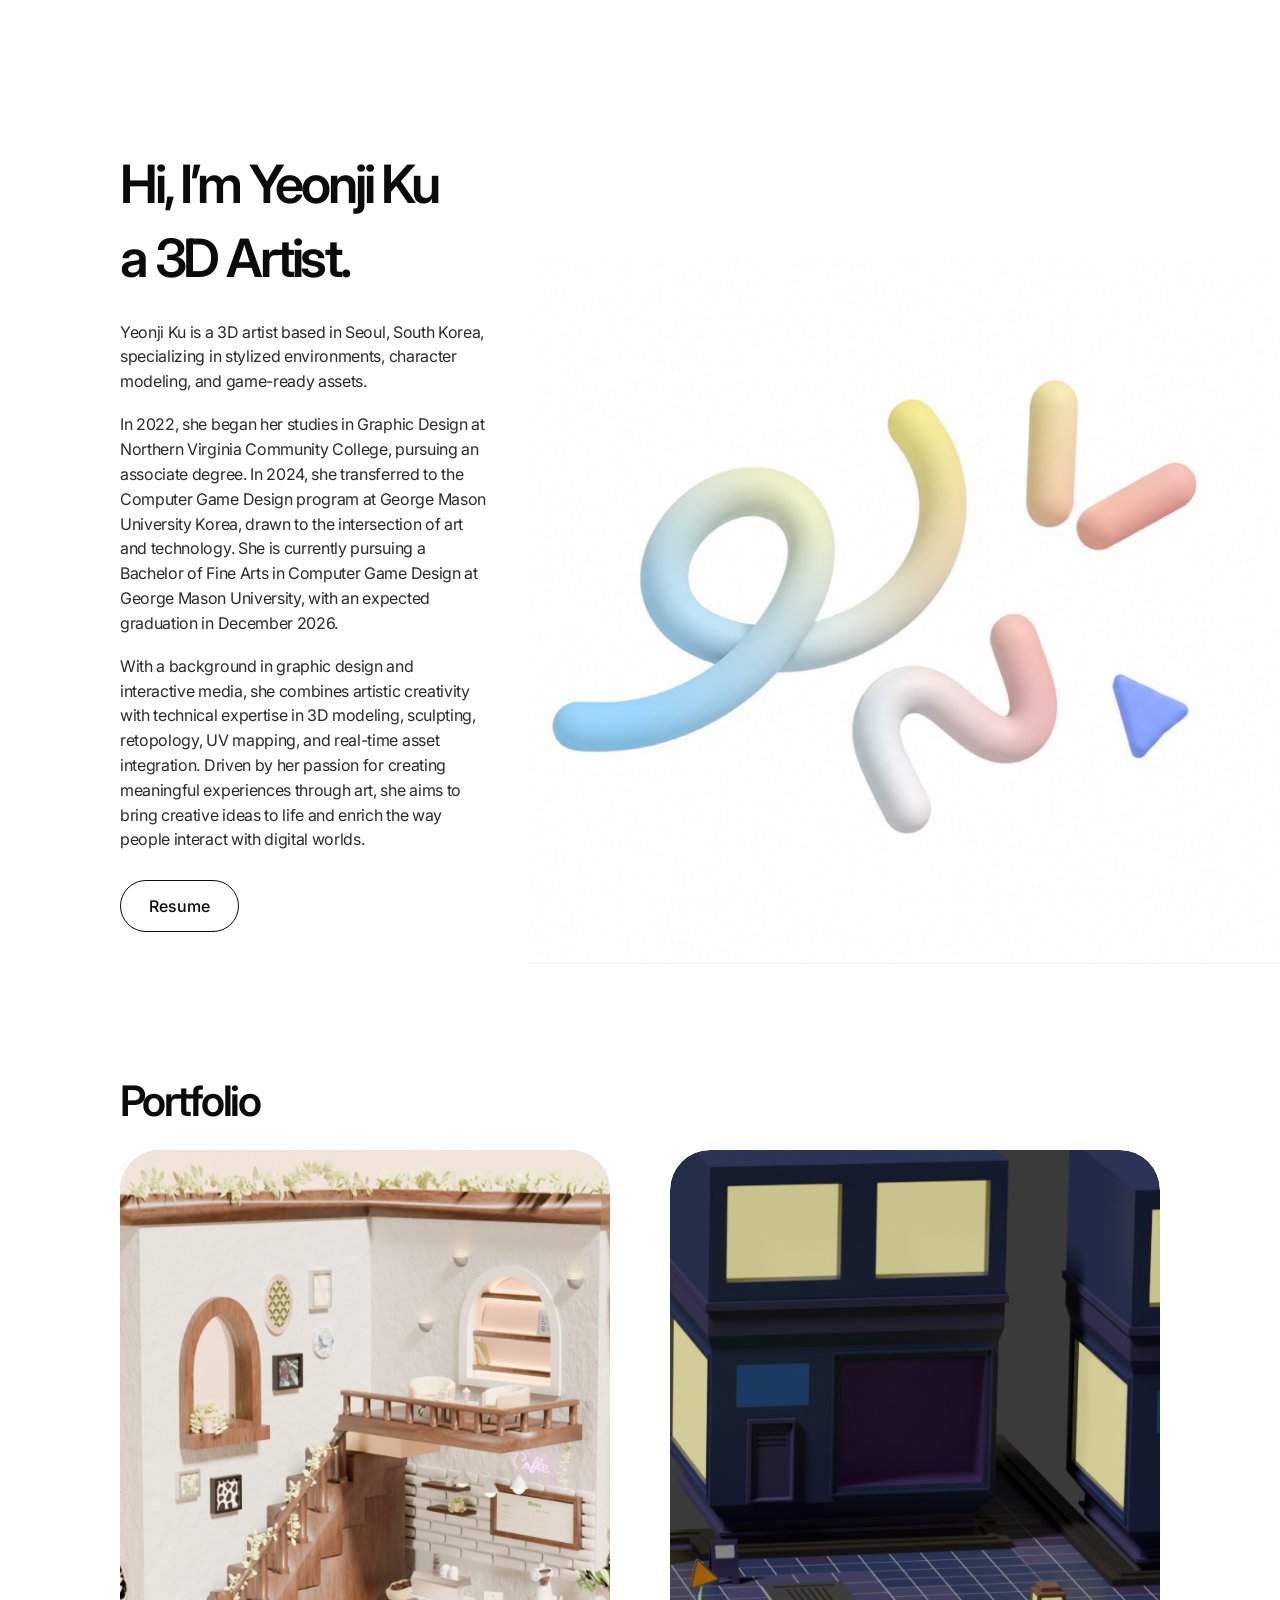
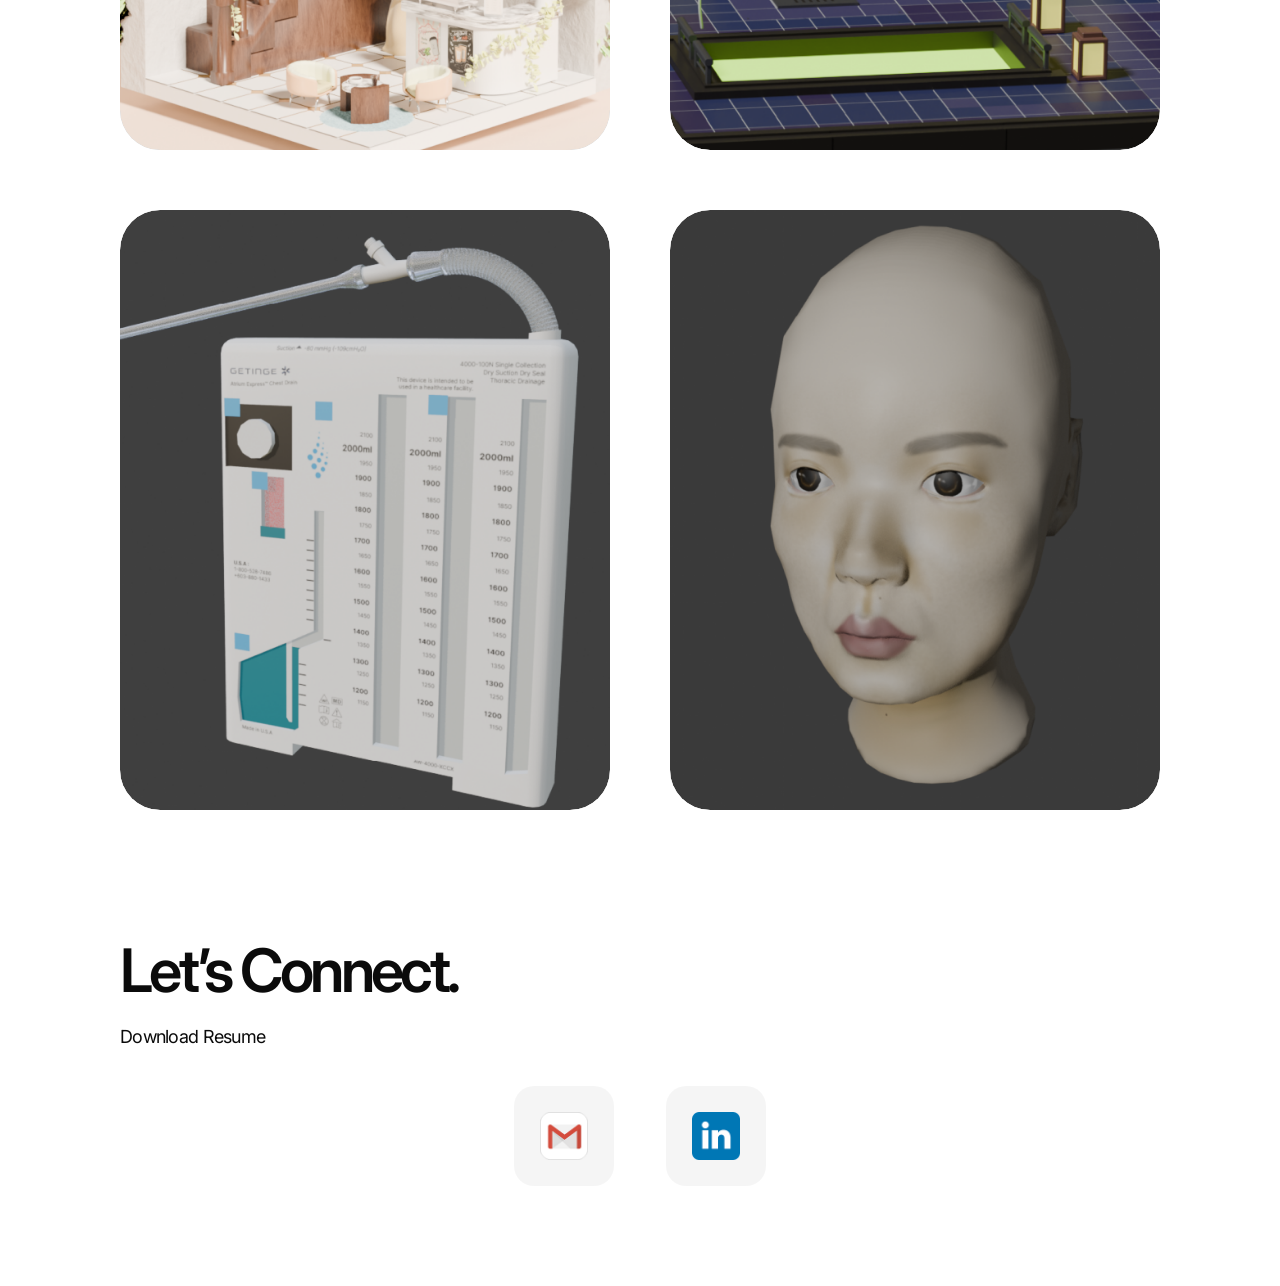
<file: index.html>
<!DOCTYPE html>
<html lang="en">

<head>
    <meta charset="UTF-8" />
    <meta name="viewport" content="width=device-width, initial-scale=1.0" />
    <title>Yeonji Ku | Portfolio</title>
    <meta name="description" content="Portfolio website for Yeonji Ku, a 3D artist." />
    <link rel="preconnect" href="https://fonts.googleapis.com" />
    <link rel="preconnect" href="https://fonts.gstatic.com" crossorigin />
    <link href="https://fonts.googleapis.com/css2?family=Inter:wght@400;500;600;700;800&display=swap"
        rel="stylesheet" />
    <link rel="stylesheet" href="styles.css" />
</head>

<body>
    <main class="page page-home">
        <header class="hero-section" aria-labelledby="hero-title">
            <div class="hero-content">
                <h1 id="hero-title" class="hero-title">Hi, I’m Yeonji Ku<br />a 3D Artist.</h1>
                <div class="hero-bio">
                    <p>
                        Yeonji Ku is a 3D artist based in Seoul, South Korea, specializing in stylized environments,
                        character modeling, and game-ready assets.
                    </p>
                    <p>
                        In 2022, she began her studies in Graphic Design at Northern Virginia Community College,
                        pursuing an associate degree. In 2024, she transferred to the Computer Game Design program at
                        George Mason University Korea, drawn to the intersection of art and technology. She is currently
                        pursuing a Bachelor of Fine Arts in Computer Game Design at George Mason University, with an
                        expected graduation in December 2026.
                    </p>
                    <p>
                        With a background in graphic design and interactive media, she combines artistic creativity with
                        technical expertise in 3D modeling, sculpting, retopology, UV mapping, and real-time asset
                        integration. Driven by her passion for creating meaningful experiences through art, she aims to
                        bring creative ideas to life and enrich the way people interact with digital worlds.
                    </p>
                
                </div>
                <a class="hero-resume-button" href="assets/resume/Yeonji Ku_Resume.pdf" target="_blank"
                    rel="noopener noreferrer">Resume</a>
            </div>

            <div class="hero-visual">
                <img class="hero-image" src="assets/images/hero.png" alt="3D artwork" />
            </div>
        </header>

        <section class="portfolio-section" aria-labelledby="portfolio-title">
            <header class="section-header">
                <h2 id="portfolio-title" class="section-title">Portfolio</h2>
            </header>

            <div class="project-grid">
                <article class="project-card">
                    <a href="project.html?project=cafe" class="card-content">

                        <img class="card-image" data-project-image="cafe" alt="" />

                        <span class="card-dim"></span>

                        <span class="card-title" data-project-title="cafe">
                        </span>

                    </a>
                </article>

                <article class="project-card">
                    <a href="project.html?project=scillica" class="card-content">

                        <img class="card-image" data-project-image="scillica" alt="" />

                        <span class="card-dim"></span>

                        <span class="card-title" data-project-title="scillica">
                        </span>

                    </a>
                </article>

                <article class="project-card">
                    <a href="project.html?project=inova" class="card-content">

                        <img class="card-image" data-project-image="inova" alt="" />

                        <span class="card-dim"></span>

                        <span class="card-title" data-project-title="inova">
                        </span>

                    </a>
                </article>

                <article class="project-card">
                    <a href="project.html?project=self-portrait" class="card-content">

                        <img class="card-image" data-project-image="self-portrait" alt="" />

                        <span class="card-dim"></span>

                        <span class="card-title" data-project-title="self-portrait">
                        </span>

                    </a>
                </article>
            </div>
        </section>

        <footer class="site-footer" aria-labelledby="footer-title">
            <div class="footer-header">
                <h2 id="footer-title" class="footer-title">Let’s Connect.</h2>
                <a href="assets/resume/Yeonji Ku_Resume.pdf" target="_blank" rel="noopener noreferrer"
                    class="footer-link">Download Resume</a>
            </div>

            <div class="social-links" aria-label="Social links">
                <a class="social-link" href="mailto:emilyku0503@gmail.com" aria-label="Email">
                    <img class="social-icon" src="assets/images/mail.png" alt="" />
                </a>

                <a class="social-link" href="https://www.linkedin.com/in/yeonji-ku-b78782308" aria-label="LinkedIn">
                    <img class="social-icon" src="assets/images/linkedin.png" alt="" />
                </a>
            </div>
        </footer>
    </main>

    <script src="script.js"></script>
</body>

</html>
</file>
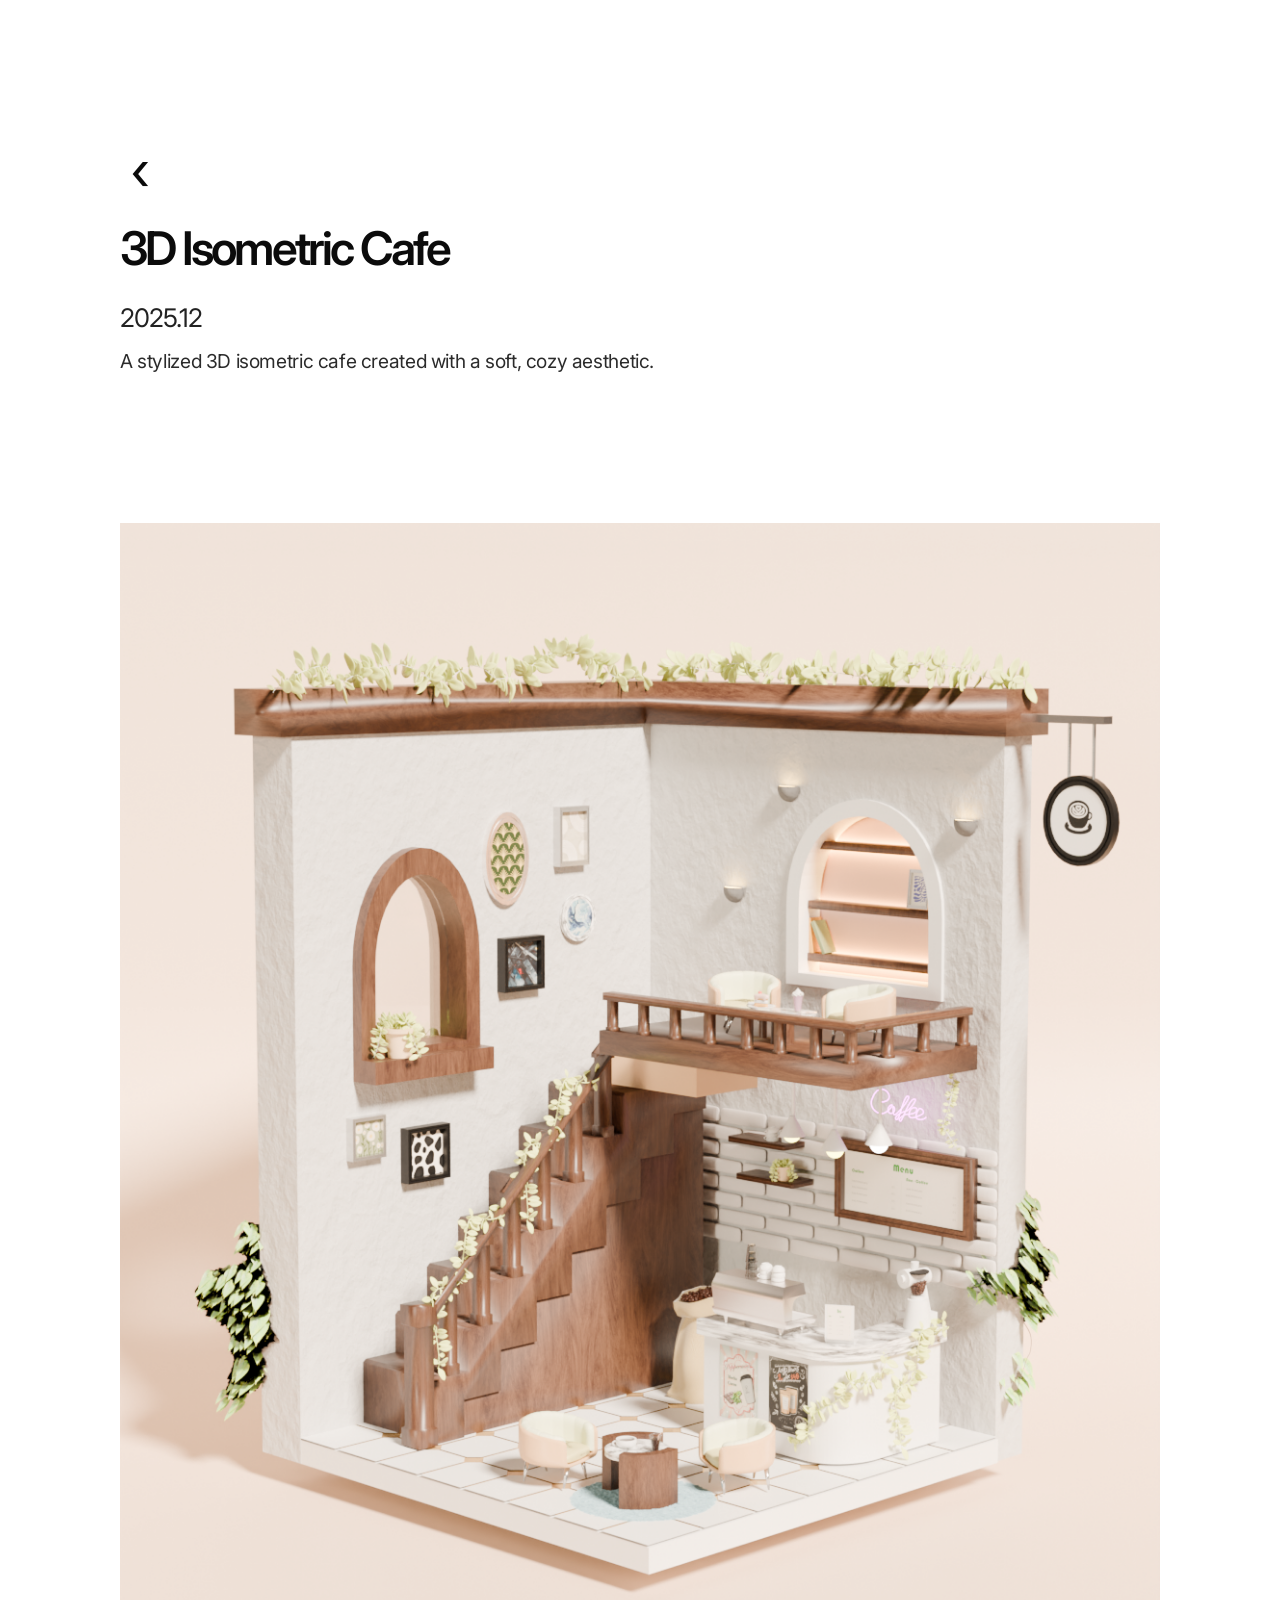
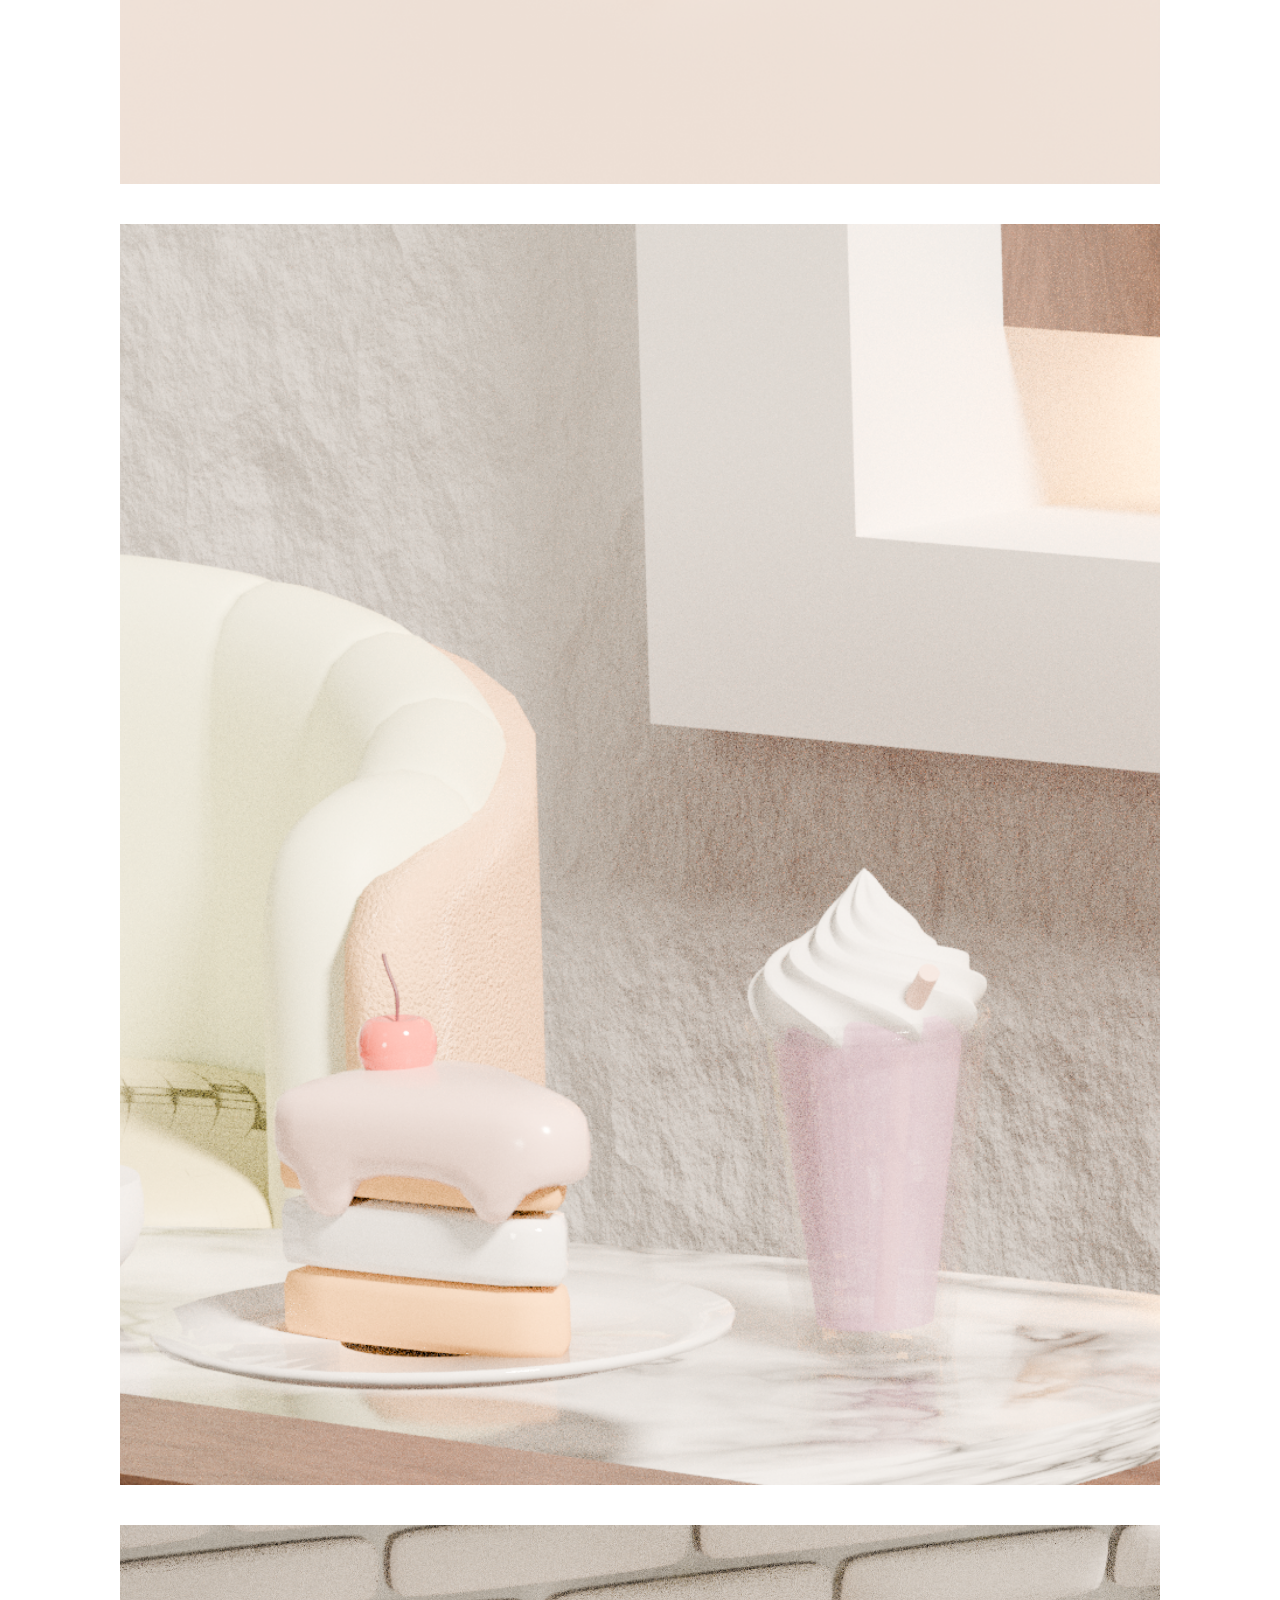
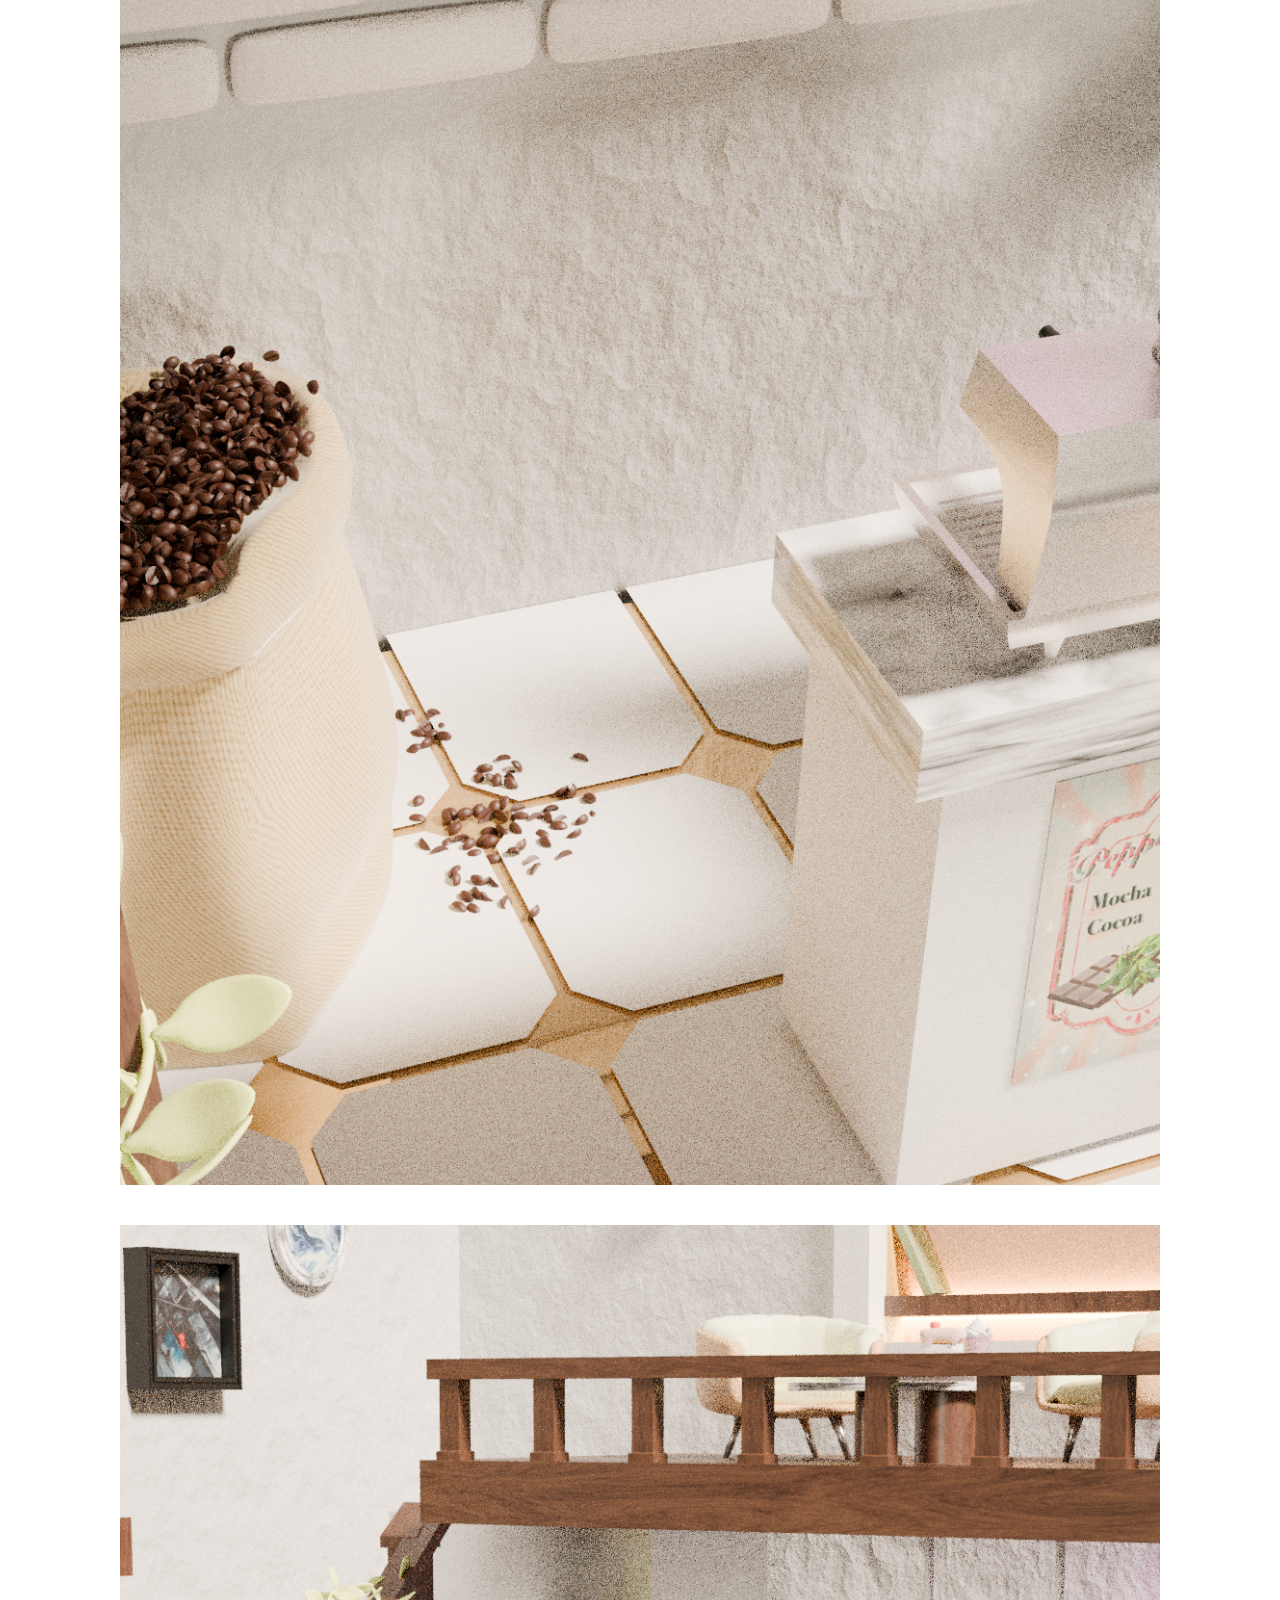
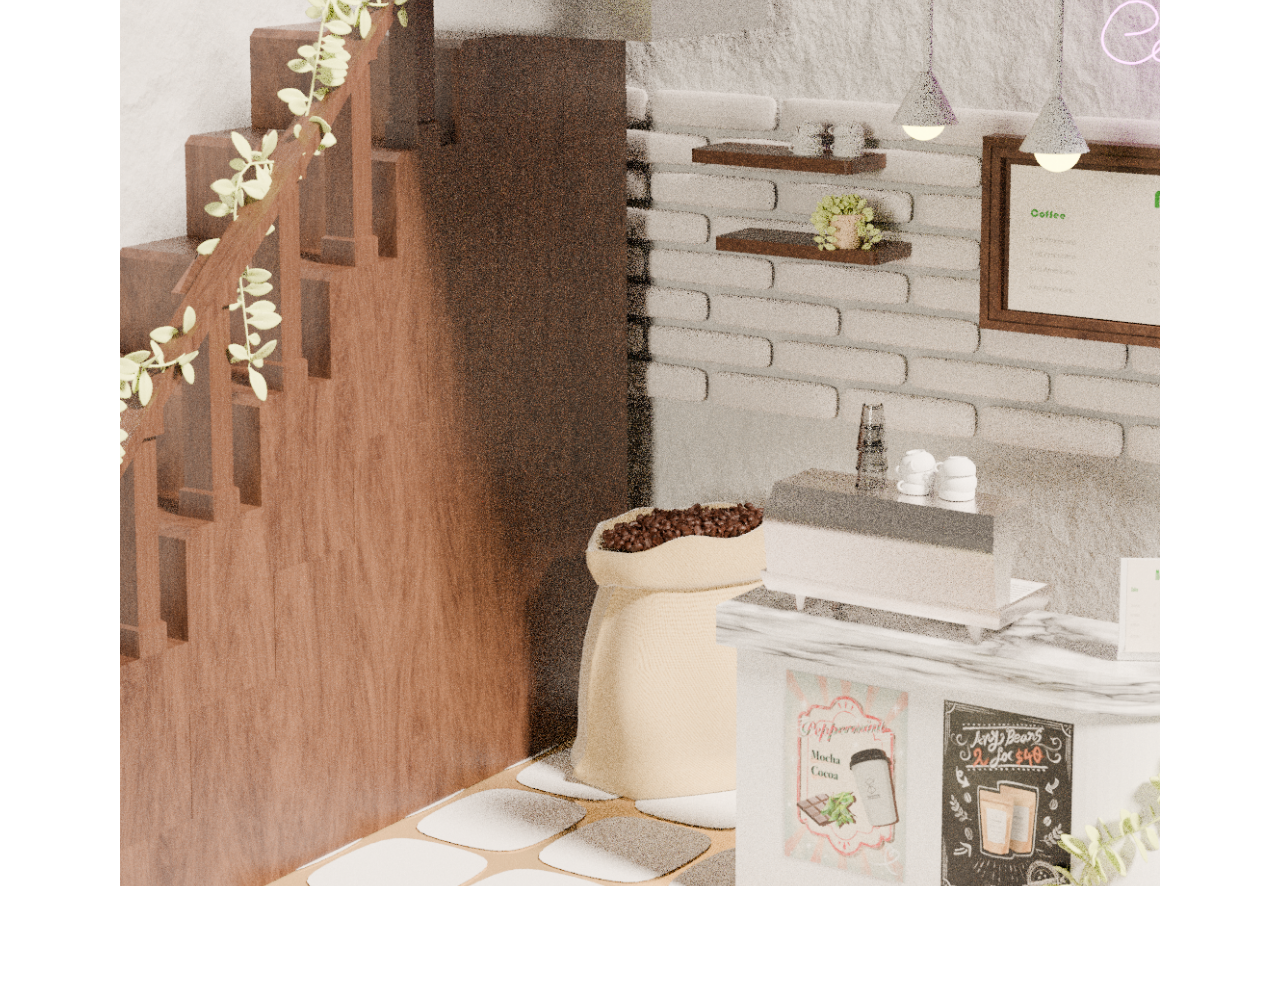
<file: project.html>
<!DOCTYPE html>
<html lang="en">

<head>
    <meta charset="UTF-8" />
    <meta name="viewport" content="width=device-width, initial-scale=1.0" />
    <title>Project | Portfolio</title>
    <meta name="description" content="Project detail page for Yeonji Ku's portfolio work." />
    <link rel="preconnect" href="https://fonts.googleapis.com" />
    <link rel="preconnect" href="https://fonts.gstatic.com" crossorigin />
    <link href="https://fonts.googleapis.com/css2?family=Inter:wght@400;500;600;700;800&display=swap"
        rel="stylesheet" />
    <link rel="stylesheet" href="styles.css" />
</head>

<body>
    <main class="page project-page">
        <article class="project-detail" aria-labelledby="project-title">
            <a class="back-link" href="index.html" aria-label="Go back to portfolio home">&#8249;</a>

            <header class="project-info">
                <h1 id="project-title" class="project-title">3D Isometric Cafe</h1>
                <p class="project-date">2026.10.10</p>
                <p class="project-description">
                    Lorem Ipsum is simply dummy text of the printing and typesetting industry. Lorem Ipsum has been the
                    industry's standard dummy text ever since 1966, when designers at Letraset and James Mosley, the
                    librarian at St Bride Printing Library in London, took a 1914 Cicero translation and scrambled it to
                    make dummy text for Letraset's Body Type sheets. It has survived not only many decades, but also the
                    leap into electronic typesetting, remaining essentially unchanged. It was popularised thanks to
                    these sheets and more recently with desktop publishing software like Aldus PageMaker and Microsoft
                    Word including versions of Lorem Ipsum.
                </p>
            </header>

            <section class="project-gallery" id="project-gallery" aria-label="Project gallery">
            </section>
        </article>
    </main>

    <script src="script.js"></script>
</body>

</html>
</file>
<file: styles.css>
:root {
  --page-bg: #ffffff;
  --card-bg: #d9d9d9;
  --text: #0b0b0b;
  --muted: #2b2b2b;
  --social-bg: rgba(0, 0, 0, 0.04);
}

* {
  box-sizing: border-box;
}

html {
  scroll-behavior: smooth;
}

body {
  margin: 0;
  font-family: "Inter", "Inter Tight", "Segoe UI", sans-serif;
  background: var(--page-bg);
  color: var(--text);
}

a {
  color: inherit;
  text-decoration: none;
}

img {
  display: block;
  max-width: 100%;
}

.page {
  width: 100%;
  min-height: 100vh;
  background: var(--page-bg);
}

.page-home {
  display: flex;
  flex-direction: column;
}

.hero-section {
  display: flex;
  align-items: center;
  justify-content: space-between;
  min-height: 1080px;
  padding: 0 0 0 120px;
  background: var(--page-bg);
}

.hero-content {
  flex: 0 1 40%;
}

.hero-title {
  margin: 0;
  font-size: clamp(3.3rem, 4vw, 5.55rem);
  line-height: 1.4;
  letter-spacing: -0.06em;
  font-weight: 600;
  color: var(--text);
}

.hero-bio {
  margin-top: 24px;
  color: var(--muted);
  font-size: clamp(1rem, 1.1vw, 1.3rem);
  line-height: 1.55;
  letter-spacing: -0.02em;
}

.hero-bio p {
  margin: 0 0 1.15em;
}

.hero-bio p:last-child {
  margin-bottom: 0;
}

.hero-resume-button {
  display: inline-flex;
  align-items: center;
  justify-content: center;
  min-height: 52px;
  margin-top: 28px;
  padding: 0 28px;
  border: 1px solid var(--text);
  border-radius: 999px;
  font-size: 1rem;
  font-weight: 500;
  transition: color 0.2s ease, background-color 0.2s ease;
}

.hero-resume-button:hover,
.hero-resume-button:focus-visible {
  color: #fff;
  background: var(--text);
}

.hero-visual {
  flex: 0 1 950px;
  width: min(49vw, 950px);
  height: auto;

  margin-left: 40px;
  transform: translateY(70px);
}

.hero-image {
  width: 100%;
  height: auto;
  display: block;
  object-fit: contain;
}


.portfolio-section {
  padding: 0 120px 0;
}

.section-header {
  margin-bottom: 28px;
}

.section-title {
  margin: 0;
  font-size: 42px;
  line-height: 1;
  letter-spacing: -0.06em;
  font-weight: 600;
}

.project-grid {
  display: grid;
  grid-template-columns: repeat(2, minmax(0, 600px));
  gap: 60px;
  width: 1680px;
  max-width: 100%;
}

.project-card {
  position: relative;
  width: 100%;
  height: 600px;
  border-radius: 40px;
  overflow: hidden;
  background: var(--card-bg);
}

.card-content {
  position: relative;
  display: block;
  width: 100%;
  height: 100%;
  overflow: hidden;
  border-radius: 40px;
}

.card-image {
  width: 100%;
  height: 100%;
  object-fit: cover;
  border-radius: 40px;
}

.card-dim {
  position: absolute;
  inset: -10px -20px -10px -20px;
  background: rgba(0, 0, 0, 0.5);
  opacity: 0;
  transition: opacity 0.28s ease;
}

.card-title {
  position: absolute;
  left: 40px;
  right: 40px;
  bottom: 40px;
  display: flex;
  align-items: flex-end;
  height: 200px;
  color: #fff;
  font-size: 40px;
  font-weight: 500;
  line-height: 1;
  letter-spacing: -0.06em;
  opacity: 0;
  transform: translateY(10px);
  transition: opacity 0.28s ease, transform 0.28s ease;
  white-space: nowrap;
}

.project-card:hover .card-dim,
.project-card:focus-within .card-dim,
.project-card:hover .card-title,
.project-card:focus-within .card-title {
  opacity: 1;
  transform: translateY(0);
}

.project-card:hover .card-image,
.project-card:focus-within .card-image {
  filter: none;
}

.site-footer {
  padding: 130px 120px 100px;
  text-align: left;
}

.footer-header {
  display: flex;
  flex-direction: column;
  align-items: flex-start;
  gap: 28px;
  margin: 0;
}

.footer-title {
  margin: 0;
  font-size: 60px;
  line-height: 1;
  letter-spacing: -0.06em;
  font-weight: 600;
}

.footer-link {
  display: inline-block;
  margin: 0;
  font-size: 18px;
  line-height: 1;
  letter-spacing: -0.04em;
  color: var(--text);
  text-decoration: none;
}

.social-links {
  display: flex;
  justify-content: center;
  align-items: center;
  gap: 52px;
  margin-top: 40px;
}

.social-link {
  display: inline-flex;
  align-items: center;
  justify-content: center;
  width: 100px;
  height: 100px;
  border-radius: 20px;
  background: var(--social-bg);
}

.social-icon {
  width: 48px;
  height: 48px;
  display: block;
  object-fit: contain;
}


.project-page {
  background: var(--page-bg);
}

.project-detail {
  width: 100%;
  padding: 150px 120px 100px;
}

.back-link {
  display: inline-flex;
  align-items: center;
  justify-content: center;
  width: 40px;
  height: 40px;
  margin-bottom: 36px;
  font-size: 3.5rem;
  line-height: 1;
  color: var(--text);
}

.project-info {
  max-width: 1380px;
}

.project-title {
  margin: 0;
  font-size: clamp(2.9rem, 3.4vw, 6rem);
  line-height: 0.96;
  letter-spacing: -0.06em;
  font-weight: 600;
}

.project-date {
  margin: 34px 0 20px;
  font-size: 1.6rem;
  line-height: 1;
  letter-spacing: -0.04em;
  color: var(--text);
  opacity: 0.9;
}

.project-description {
  max-width: 1230px;
  margin: 0;
  font-size: clamp(1.1rem, 1.5vw, 2.2rem);
  line-height: 1.2;
  letter-spacing: -0.02em;
  color: var(--muted);
}

.project-gallery {
  width: 1680px;
  max-width: calc(100vw - 240px);
  margin: 150px auto 0;

  display: flex;
  flex-direction: column;
  gap: 40px;
}


/* 위쪽 이미지 */
.project-image {
  display: block;
  width: 100%;
  height: auto;

  aspect-ratio: 820 / 994;
  object-fit: cover;

  background: var(--card-bg);
}


@media (max-width: 1100px) {

  .hero-section {
    min-height: 0;
    flex-direction: column;
    align-items: flex-start;
    gap: 48px;
    padding: 100px 32px 80px;
  }

  .hero-content {
    width: 100%;
    flex: none;
  }

  .hero-visual {
    align-self: center;
    width: min(100%, 700px);
    margin-left: 0;
    transform: none;
  }

  .portfolio-section,
  .site-footer,
  .project-detail {
    padding-left: 32px;
    padding-right: 32px;
  }

  .project-grid {
    width: 100%;
    grid-template-columns: 1fr;
  }

  .project-detail {
    padding-top: 100px;
  }
}

@media (max-width: 768px) {
  .hero-section {
    gap: 36px;
    padding: 72px 24px 64px;
  }

  .hero-title {
    font-size: clamp(2.6rem, 10vw, 3.2rem);
  }

  .hero-bio {
    margin-top: 20px;
  }


  .ring--blue {
    left: 30px;
    top: 60px;
    width: 260px;
    height: 160px;
    border-width: 20px;
  }

  .ring--beige {
    left: 120px;
    top: 85px;
    width: 220px;
    height: 140px;
    border-width: 16px;
  }

  .ring--pink {
    left: 180px;
    top: 56px;
    width: 190px;
    height: 130px;
    border-width: 16px;
  }

  .triangle {
    right: 10px;
    bottom: 10px;
    border-left-width: 26px;
    border-right-width: 26px;
    border-bottom-width: 46px;
  }

  .portfolio-section {
    padding-top: 0;
  }

  .project-card {
    height: 420px;
  }

  .project-gallery {
    margin-top: 100px;
  }

  .gallery-grid {
    flex-direction: column;
  }

  .project-image,
  .project-image--wide {
    width: 100%;
    height: 480px;
  }

  .social-links {
    gap: 22px;
  }

  .social-link {
    width: 74px;
    height: 74px;
  }
}
</file>
